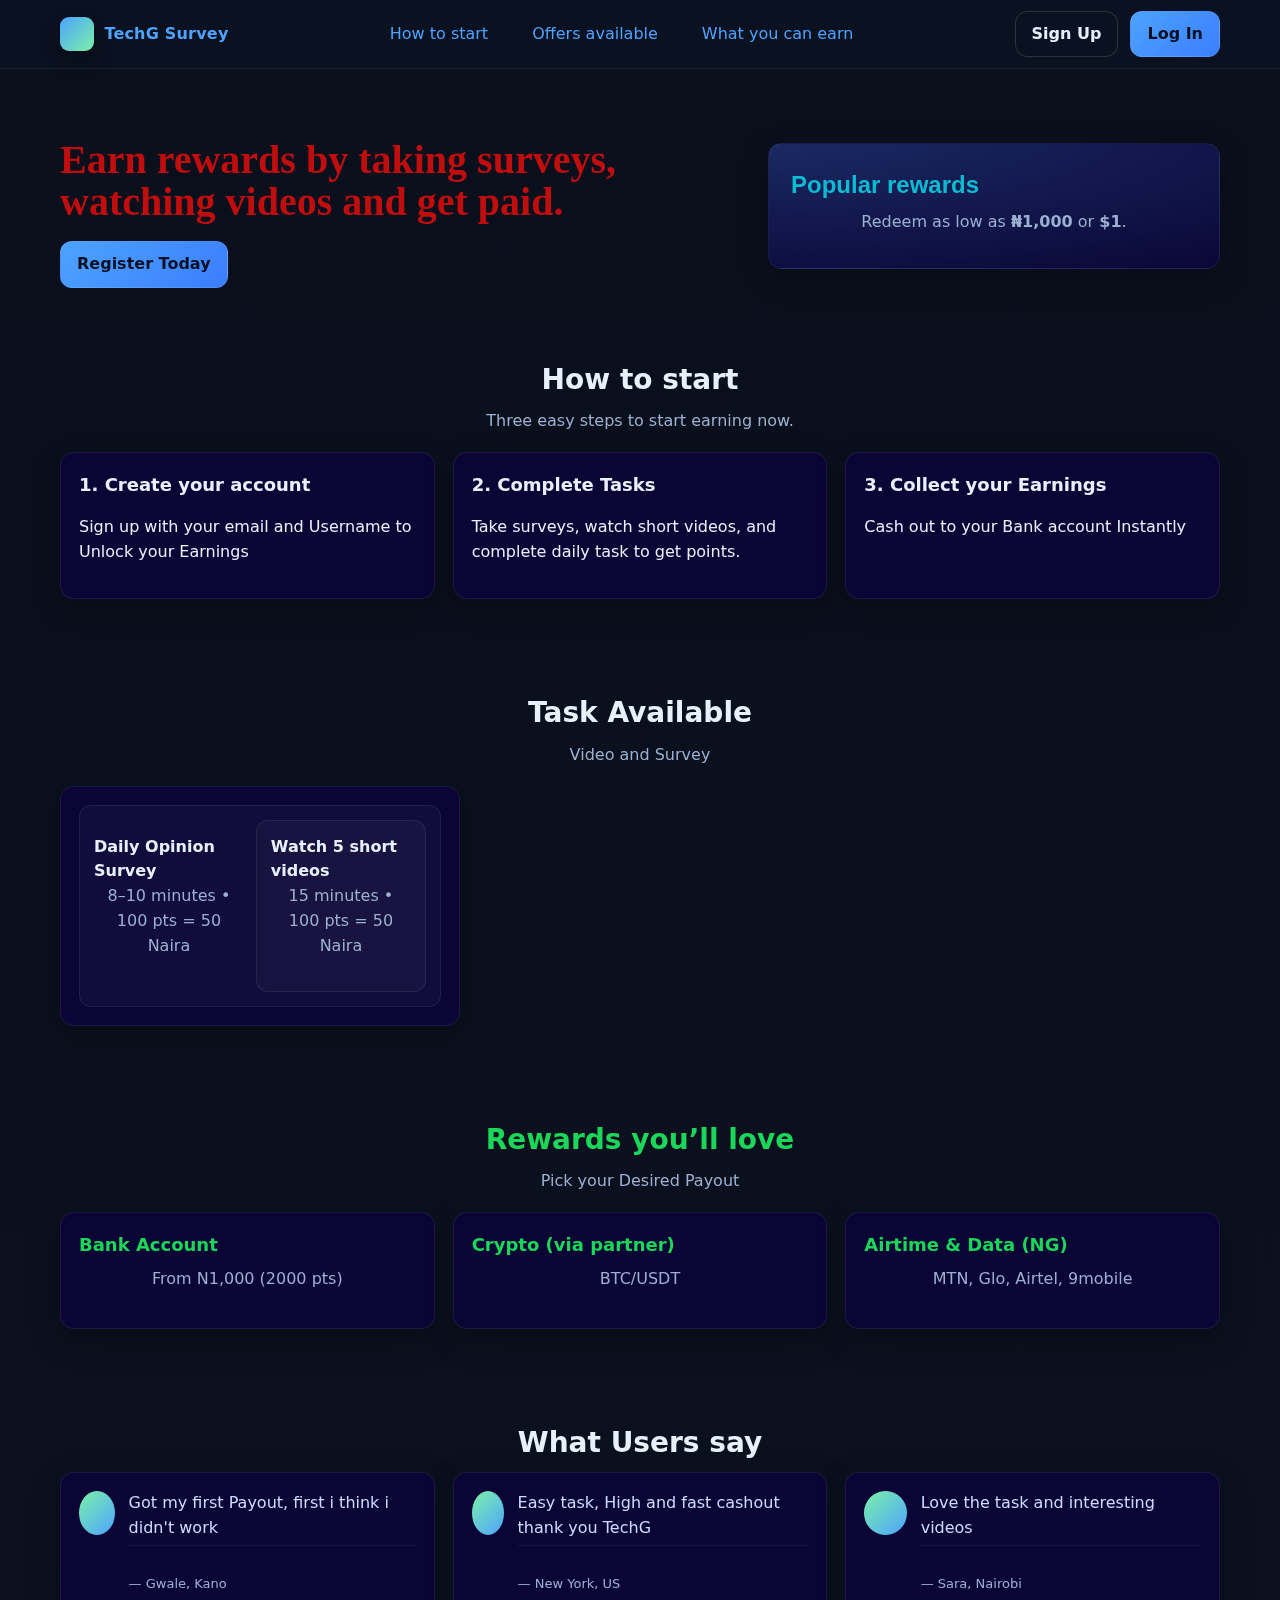
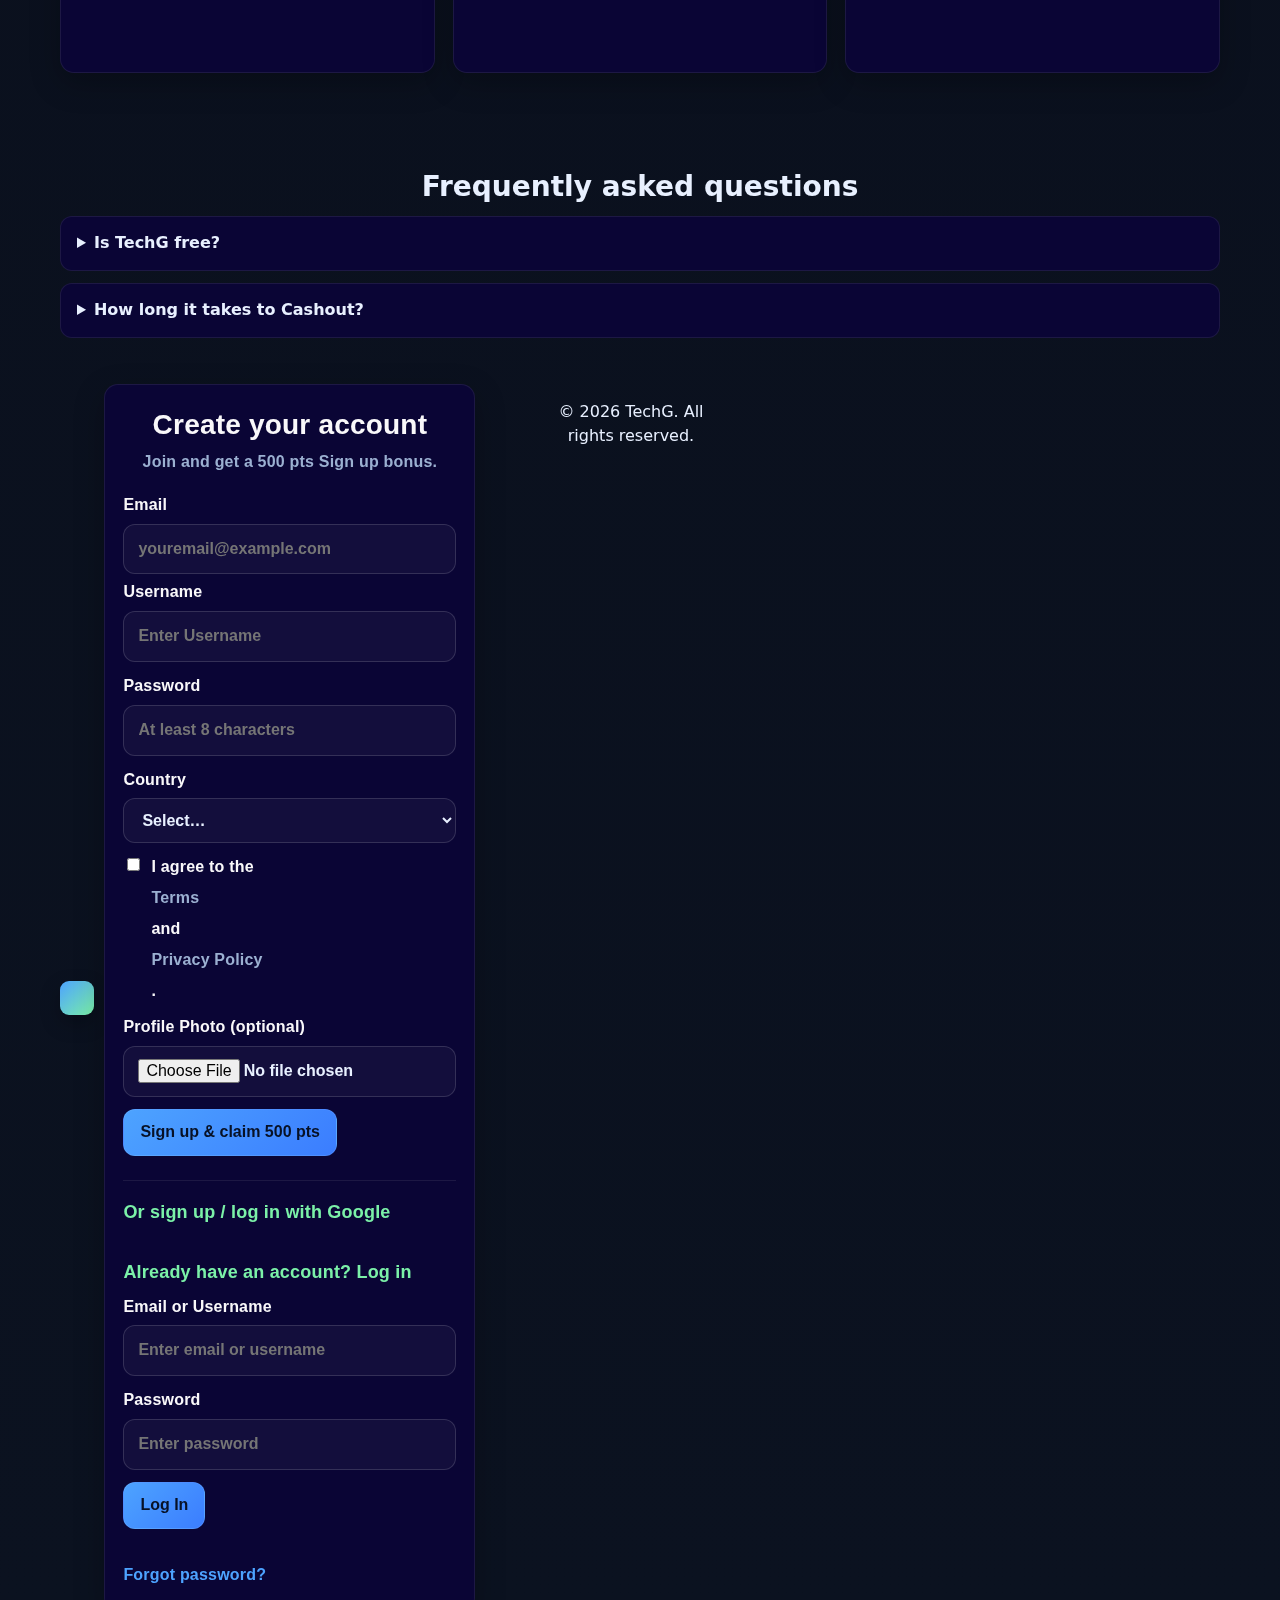
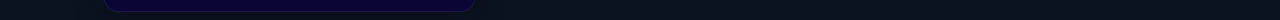
<file: index.html>
<!DOCTYPE html>
<html lang="en">
<head>
  <script async src="https://pagead2.googlesyndication.com/pagead/js/adsbygoogle.js?client=ca-pub-7088804727653988"
     crossorigin="anonymous"></script>
  <meta charset="utf-8" />
  <meta name="viewport" content="width=device-width, initial-scale=1" />
  <title>TECHG Earn money by completing surveys</title>
  <meta name="description" content="Earn points by taking surveys, watching videos. Get cash Instantly." />
  <meta name="theme-color" content="#0a6efd" />
  <meta property="og:title" content="TECHG - Earn money by completing surveys" />
  <meta property="og:description" content="Earn points by taking surveys, watching videos. Get cash Instantly." />
  <meta property="og:type" content="website" />
  <link rel="stylesheet" href="style.css">
</head>
<body>
  <header>
    <div class="container nav">
      <a class="brand" href="#top" aria-label="TechG- Home">
        <span class="logo" aria-hidden="true"></span>
        <span>TechG Survey</span>
      </a>
      <nav class="nav-links" id="navLinks" aria-label="Main">
        <a href="#how">How to start</a>
        <a href="#offers">Offers available</a>
        <a href="#rewards">What you can earn</a>
      </nav>
      <div class="nav-cta">
        <a class="btn ghost" href="#signup">Sign Up</a>
        <a class="btn primary" href="login.html">Log In</a>
        <button class="menu-toggle" id="menuToggle" aria-label="Toggle menu">☰</button>
      </div>
    </div>
  </header>

  <main id="top">
    <section class="hero">
      <div class="container hero-inner">
        <div>
          <h1 style="font-family: 'Times New Roman', Times, serif; color: #c00e0e; font-size: 40px;" class="title">Earn rewards by taking surveys, watching videos and get paid.</h1>
          <div class="hero-cta">
            <a class="btn primary" href="#signup">Register Today</a>
          </div>
        </div>

        <div class="hero-card" role="img" aria-label="Card showing example rewards">
          <h2 style="margin:0 0 6px; color: #0cbad1; font-family: 'Trebuchet MS', 'Lucida Sans Unicode', 'Lucida Grande', 'Lucida Sans', Arial, sans-serif;">Popular rewards</h2>
          <p class="section-desc" style="margin:0 0 12px">Redeem as low as <b>₦1,000</b> or <b>$1</b>.</p>
        </div>
      </div>
    </section>

    <section id="how">
      <div class="container">
        <h2 class="section-title">How to start</h2>
        <p class="section-desc">Three easy steps to start earning now.</p>
        <div class="grid-3">
          <div class="card">
            <h3>1. Create your account</h3>
            <p>Sign up with your email and Username to Unlock your Earnings</p>
          </div>
          <div class="card">
            <h3>2. Complete Tasks</h3>
            <p>Take surveys, watch short videos, and complete daily task to get points.</p>
          </div>
          <div class="card">
            <h3>3. Collect your Earnings</h3>
            <p>Cash out to your Bank account Instantly</p>
          </div>
        </div>
      </div>
    </section>

    <section id="offers">
      <div class="container">
        <h2 class="section-title">Task Available</h2>
        <p class="section-desc"> Video and Survey</p>

        <div class="card" style="display:grid; gap:12px">
          <div class="offer">
            <div>
              <div class="offer-title">Daily Opinion Survey</div>
              <div class="section-desc">8–10 minutes • 100 pts = 50 Naira</div>
            </div>
          <div class="offer">
            <div>
              <div class="offer-title">Watch 5 short videos</div>
              <div class="section-desc">15 minutes • 100 pts = 50 Naira</div>
            </div>
      </div>
    </section>

    <section id="rewards">
      <div style="color: #1ad659;" class="container">
        <h2 class="section-title">Rewards you’ll love</h2>
        <p class="section-desc">Pick your Desired Payout</p>
        <div class="grid-3">
          <div class="card"><h3>Bank Account</h3><p class="section-desc">From N1,000 (2000 pts)</p></div>
          <div class="card"><h3>Crypto (via partner)</h3><p class="section-desc">BTC/USDT </p></div>
          <div class="card"><h3>Airtime & Data (NG)</h3><p class="section-desc">MTN, Glo, Airtel, 9mobile</p></div>
        </div>
      </div>
    </section>

    <section>
      <div class="container">
        <h2 class="section-title">What Users say</h2>
        <div class="grid-3">
          <div class="card testi">
            <div class="avatar" aria-hidden="true"></div>
            <div>
              <blockquote>Got my first Payout, first i think i didn't work </blockquote>
              <footer>— Gwale, Kano</footer>
            </div>
          </div>
          <div class="card testi">
            <div class="avatar" aria-hidden="true"></div>
            <div>
              <blockquote>Easy task, High and fast cashout thank you TechG</blockquote>
              <footer>— New York, US</footer>
            </div>
          </div>
          <div class="card testi">
            <div class="avatar" aria-hidden="true"></div>
            <div>
              <blockquote>Love the task and interesting videos</blockquote>
              <footer>— Sara, Nairobi</footer>
            </div>
          </div>
        </div>
      </div>
    </section>

    <section id="faq">
      <div class="container">
        <h2 class="section-title">Frequently asked questions</h2>
        <details>
          <summary>Is TechG free?</summary>
          <p>Yes. Creating an account and completing Tasks is free. Never pay to “Start” earnings.</p>
        </details>
        <details>
          <summary>How long it takes to Cashout?</summary>
          <p>Most Cashouts are reviewed within 24 hours.</p>
        </details>
      </div>
    </section>
    <div class="container foot-grid">
      <div class="foot-brand">
        <div class="brand" style="margin-bottom:8px">
          <span class="logo" aria-hidden="true"></span>
                <div style="color: #f9f8fa; min-height: 80vh; display: flex; align-items: center; justify-content: center; font-family: Arial, Helvetica, sans-serif;">
                  <div class="card" style="max-width:420px; width:100%; margin:auto;">
                    <h2 class="section-title" style="margin-bottom:4px">Create your account</h2>
                    <p class="section-desc">Join and get a 500 pts Sign up bonus.</p>
                    <form id="signupForm" novalidate>
                      <div class="field">
                        <label for="email">Email</label>
                        <input style="color: #ffffff;" class="input" id="email" type="email" name="email" placeholder="youremail@example.com" required />
                        <label for="username">Username</label>
                        <input style="color: #ffffff;" class="input" id="username" type="text" name="username" placeholder="Enter Username" required />
                      </div>
                      <div class="field">
                        <label for="password">Password</label>
                        <input class="input" id="password" type="password" name="password" minlength="8" placeholder="At least 8 characters" required />
                      </div>
                      <div class="field">
                        <label for="country">Country</label>
                        <select class="input" id="country" name="country" required>
                          <option value="">Select…</option>
                          <option>Nigeria</option>
                          <option>Ghana</option>
                          <option>Kenya</option>
                          <option>United States</option>
                          <option>United Kingdom</option>
                          <option>Other</option>
                        </select>
                      </div>
                      <label style="display:flex; gap:8px; align-items:flex-start; margin-bottom:12px">
                        <input type="checkbox" required />
                        <span>I agree to the <a href="#">Terms</a> and <a href="#">Privacy Policy</a>.</span>
                      </label>
                      <button class="btn primary" type="submit">Sign up & claim 500 pts</button>
                      <p id="formMsg" class="section-desc" role="status" aria-live="polite" style="margin-top:10px"></p>
                    </form>
                    <div style="margin:24px 0 0 0; border-top:1px solid rgba(255,255,255,.08); padding-top:18px;">
                      <h3 style="margin-bottom:10px; color:var(--brand-2); font-size:18px;">Or sign up / log in with Google</h3>
                      <div id="g_id_onload"
                        data-client_id="53712410159-tuis2vir7chap8jvej6etsod8p4suj85.apps.googleusercontent.com"
                        data-context="signup"
                        data-ux_mode="popup"
                        data-callback="handleCredentialResponse"
                        data-auto_prompt="false">
                      </div>
                      <div class="g_id_signin" data-type="standard" data-shape="rect" data-theme="filled_blue" data-text="continue_with" data-size="large" style="width:100%; margin-top:8px;"></div>
                    </div>
                  </div>
                </div>
        
      </div>
    </div>
    <div class="container" style="margin-top:16px; text-align:center">
      © <span id="year"></span> TechG. All rights reserved.
    </div>
  </footer>

  <div class="toast" id="toast" role="alert" aria-live="assertive">Signed up! (Demo) Google login/signup successful.</div>

  <script>
    // Mobile nav
    const menuBtn = document.getElementById('menuToggle');
    const nav = document.getElementById('navLinks');
    menuBtn.addEventListener('click', () => nav.classList.toggle('open'));

    // Year
    document.getElementById('year').textContent = new Date().getFullYear();

    // Animated stats (demo)
    const num = (el, target) => {
      const end = +String(target).replace(/[^0-9]/g,'');
      const dur = 900, start = performance.now();
      const fmt = (n) => n.toLocaleString();
      const step = (t) => {
        const p = Math.min((t - start)/dur, 1);
        el.textContent = fmt(Math.floor(end * (0.15 + 0.85*p)));
        if(p < 1) requestAnimationFrame(step);
        else if(/\$/.test(target)) el.textContent = '$' + fmt(end);
        else if(/\+$/.test(target)) el.textContent = fmt(end) + '+';
      };
      requestAnimationFrame(step);
    };
    num(document.getElementById('statUsers'), '1245612+');
    num(document.getElementById('statPaid'), '$38540912');
    num(document.getElementById('statOffers'), '2340+');

    // Google Login/Signup callback
function handleCredentialResponse(response) {
  // Decode Google JWT (for demo, use a library in production)
  function parseJwt (token) {
    var base64Url = token.split('.')[1];
    var base64 = base64Url.replace(/-/g, '+').replace(/_/g, '/');
    var jsonPayload = decodeURIComponent(atob(base64).split('').map(function(c) {
      return '%' + ('00' + c.charCodeAt(0).toString(16)).slice(-2);
    }).join(''));
    return JSON.parse(jsonPayload);
  }
  const payload = parseJwt(response.credential);
  let users = getUsers();
  let user = users.find(u => u.email === payload.email);
  if(user) {
    // Existing user, log in
    setCurrentUser(user);
  } else {
    // New user, register
    user = {
      username: payload.name || payload.email.split('@')[0],
      email: payload.email,
      password: '', // No password for Google users
      points: 500,
      country: ''
    };
    users.push(user);
    saveUsers(users);
    setCurrentUser(user);
  }
  window.location.href = 'taskpage.html';
}
// --- Registration and Login Logic ---
function getUsers() {
  return JSON.parse(localStorage.getItem('techg_users') || '[]');
}
function saveUsers(users) {
  localStorage.setItem('techg_users', JSON.stringify(users));
}
function setCurrentUser(user) {
  localStorage.setItem('techg_currentUser', JSON.stringify(user));
}
function getCurrentUser() {
  return JSON.parse(localStorage.getItem('techg_currentUser'));
}

// Signup
const signupForm = document.getElementById('signupForm');
const signupMsg = document.getElementById('formMsg');
signupForm.addEventListener('submit', async (e) => {
  e.preventDefault();
  if(!signupForm.checkValidity()){
    signupMsg.textContent = 'Please fill all fields correctly.';
    signupMsg.style.color = '#ff5d6c';
    return;
  }
  const data = Object.fromEntries(new FormData(signupForm).entries());
  try {
    const res = await fetch('http://localhost:3000/api/signup', {
      method: 'POST',
      headers: { 'Content-Type': 'application/json' },
      body: JSON.stringify({
        email: data.email,
        username: data.username,
        password: data.password
      })
    });
    const result = await res.json();
    if(res.ok) {
      signupMsg.textContent = result.message || 'Signup successful. Please check your email to verify.';
      signupMsg.style.color = '#1ad659';
      signupForm.reset();
    } else {
      signupMsg.textContent = result.message || 'Signup failed.';
      signupMsg.style.color = '#ff5d6c';
    }
  } catch (err) {
    signupMsg.textContent = 'Network error. Please try again.';
    signupMsg.style.color = '#ff5d6c';
  }
});

// Add photo upload to signup form
const signupFormEl = document.getElementById('signupForm');
if(signupFormEl && !document.getElementById('photoField')) {
  const field = document.createElement('div');
  field.className = 'field';
  field.id = 'photoField';
  field.innerHTML = `
    <label for="photo">Profile Photo (optional)</label>
    <input class="input" id="photo" name="photo" type="file" accept="image/*" />
  `;
  signupFormEl.insertBefore(field, signupFormEl.querySelector('button'));
}
// Update signup logic to save photo
signupForm.addEventListener('submit', async (e) => {
  e.preventDefault();
  if(!signupForm.checkValidity()){
    signupMsg.textContent = 'Please fill all fields correctly.';
    signupMsg.style.color = '#ff5d6c';
    return;
  }
  const data = Object.fromEntries(new FormData(signupForm).entries());
  let users = getUsers();
  if(users.some(u => u.email === data.email)) {
    signupMsg.textContent = 'Email already used.';
    signupMsg.style.color = '#ff5d6c';
    return;
  }
  if(users.some(u => u.username === data.username)) {
    signupMsg.textContent = 'Username already used.';
    signupMsg.style.color = '#ff5d6c';
    return;
  }
  let photoData = '';
  const photoInput = document.getElementById('photo');
  if(photoInput && photoInput.files && photoInput.files[0]) {
    photoData = await new Promise(resolve => {
      const reader = new FileReader();
      reader.onload = e => resolve(e.target.result);
      reader.readAsDataURL(photoInput.files[0]);
    });
  }
  const user = {
    username: data.username,
    email: data.email,
    password: data.password,
    points: 500,
    country: data.country,
    photo: photoData
  };
  users.push(user);
  saveUsers(users);
  setCurrentUser(user);
  window.location.href = 'taskpage.html';
});

// Login
const loginForm = document.createElement('form');
loginForm.id = 'loginForm';
loginForm.innerHTML = `
  <h3 style="margin-top:32px; color:var(--brand-2);">Already have an account? Log in</h3>
  <div class="field">
    <label for="loginEmail">Email or Username</label>
    <input class="input" id="loginEmail" name="loginEmail" type="text" placeholder="Enter email or username" required />
  </div>
  <div class="field">
    <label for="loginPassword">Password</label>
    <input class="input" id="loginPassword" name="loginPassword" type="password" placeholder="Enter password" required />
  </div>
  <button class="btn primary" type="submit">Log In</button>
  <p id="loginMsg" class="section-desc" role="status" aria-live="polite" style="margin-top:10px"></p>
`;
document.querySelector('#signupForm').parentElement.appendChild(loginForm);
const loginMsg = loginForm.querySelector('#loginMsg');
loginForm.addEventListener('submit', function(e) {
  e.preventDefault();
  const emailOrUser = loginForm.loginEmail.value.trim();
  const password = loginForm.loginPassword.value;
  const users = getUsers();
  const user = users.find(u => (u.email === emailOrUser || u.username === emailOrUser) && u.password === password);
  if(!user) {
    loginMsg.textContent = 'Incorrect email/username or password.';
    loginMsg.style.color = '#ff5d6c';
    return;
  }
  setCurrentUser(user);
  window.location.href = 'taskpage.html';
});

// Forgot Password modal
loginForm.insertAdjacentHTML('beforeend', `
  <a href="#" id="forgotPasswordLink" style="color:var(--brand);margin-top:10px;display:inline-block;">Forgot password?</a>
  <div id="forgotPasswordModal" style="display:none;position:fixed;top:0;left:0;width:100vw;height:100vh;background:rgba(0,0,0,0.7);align-items:center;justify-content:center;z-index:9999;">
    <div style="background:#fff;padding:30px 20px;border-radius:10px;max-width:400px;width:100%;text-align:left;position:relative;">
      <span id="closeForgotModal" style="position:absolute;top:10px;right:15px;cursor:pointer;font-size:22px;">&times;</span>
      <h2>Reset Password</h2>
      <form id="forgotForm">
        <label>Email<br><input type="email" name="forgotEmail" required style="width:100%;margin-bottom:10px;"></label><br>
        <button type="submit" class="btn primary">Send Reset Link</button>
      </form>
      <p id="forgotMsg" style="color:#c00e0e;margin-top:10px;"></p>
    </div>
  </div>
`);
document.getElementById('forgotPasswordLink').onclick = function(e) {
  e.preventDefault();
  document.getElementById('forgotPasswordModal').style.display = 'flex';
};
document.getElementById('closeForgotModal').onclick = function() {
  document.getElementById('forgotPasswordModal').style.display = 'none';
};
document.getElementById('forgotForm').onsubmit = function(e) {
  e.preventDefault();
  const email = this.forgotEmail.value.trim();
  let users = getUsers();
  if(!users.some(u => u.email === email)) {
    document.getElementById('forgotMsg').textContent = 'No user found with this email.';
    return;
  }
  // Demo: Show message (real email requires backend)
  document.getElementById('forgotMsg').textContent = 'A reset link would be sent to your email (demo).';
};

  </script>
<script src="https://accounts.google.com/gsi/client" async defer></script>
</body>
</html>
</file>
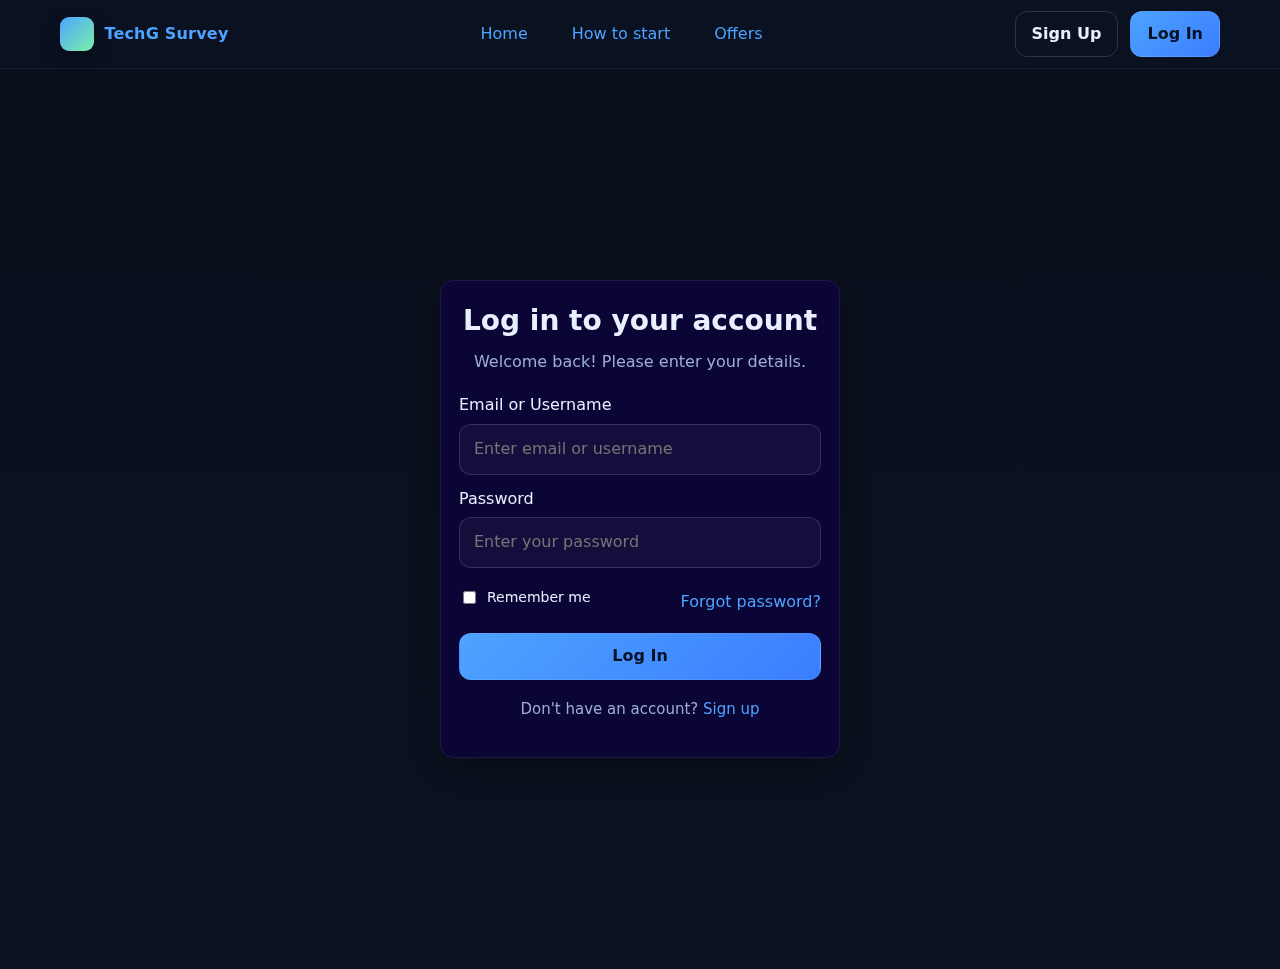
<file: login.html>
<!DOCTYPE html>
<html lang="en">
<head>
  <script async src="https://pagead2.googlesyndication.com/pagead/js/adsbygoogle.js?client=ca-pub-7088804727653988"
     crossorigin="anonymous"></script>
  <meta charset="utf-8" />
  <meta name="viewport" content="width=device-width, initial-scale=1" />
  <title>Login - TechG Survey</title>
  <meta name="description" content="Login to your TechG account to earn by completing surveys and tasks." />
  <meta name="theme-color" content="#0a6efd" />
  <link rel="stylesheet" href="style.css">
</head>
<body class="login-page">
  <header>
    <div class="container nav">
      <a class="brand" href="#top" aria-label="TechG- Home">
        <span class="logo" aria-hidden="true"></span>
        <span>TechG Survey</span>
      </a>
      <nav class="nav-links" id="navLinks" aria-label="Main">
        <a href="HOMEPAGE.HTML">Home</a>
        <a href="#how">How to start</a>
        <a href="#offers">Offers</a>
      </nav>
      <div class="nav-cta">
  <a class="btn ghost" href="index.html">Sign Up</a>
        <a class="btn primary" href="login.html">Log In</a>
        <button class="menu-toggle" id="menuToggle" aria-label="Toggle menu">☰</button>
      </div>
    </div>
  </header>
  <main>
    <form class="card" id="loginForm" novalidate>
      <h2 class="section-title">Log in to your account</h2>
      <p class="section-desc">Welcome back! Please enter your details.</p>
      <div class="field">
        <label for="email">Email or Username</label>
        <input class="input" id="email" type="text" name="email" placeholder="Enter email or username" required />
      </div>
      <div class="field">
        <label for="password">Password</label>
        <input class="input" id="password" type="password" name="password" placeholder="Enter your password" minlength="8" required />
      </div>
      <div class="form-footer">
        <label style="display:flex; gap:8px; align-items:center; font-size:14px">
          <input type="checkbox" name="remember" /> Remember me
        </label>
        <a href="#" id="forgotPasswordLink" style="color:var(--brand);margin-top:10px;display:inline-block;">Forgot password?</a>
      </div>
      <button class="btn primary" type="submit" style="width:100%; margin-top:18px">Log In</button>
      <div id="g_id_onload"
        data-client_id="53712410159-tuis2vir7chap8jvej6etsod8p4suj85.apps.googleusercontent.com"
        data-context="signin"
        data-ux_mode="popup"
        data-callback="handleCredentialResponse"
        data-auto_prompt="false">
      </div>
      <div class="g_id_signin" data-type="standard" data-shape="rect" data-theme="filled_blue" data-text="continue_with" data-size="large" style="width:100%; margin-top:16px;"></div>
      <p id="formMsg" class="section-desc" role="status" aria-live="polite" style="margin-top:10px"></p>
  <p class="section-desc" style="margin-top:18px; font-size:15px;">Don't have an account? <a href="index.html">Sign up</a></p>
    </form>
    <div id="forgotPasswordModal" style="display:none;position:fixed;top:0;left:0;width:100vw;height:100vh;background:rgba(0,0,0,0.7);align-items:center;justify-content:center;z-index:9999;">
      <div style="background:#fff;padding:30px 20px;border-radius:10px;max-width:400px;width:100%;text-align:left;position:relative;">
        <span id="closeForgotModal" style="position:absolute;top:10px;right:15px;cursor:pointer;font-size:22px;">&times;</span>
        <h2>Reset Password</h2>
        <form id="forgotForm">
          <label>Email<br><input type="email" name="forgotEmail" required style="width:100%;margin-bottom:10px;"></label><br>
          <button type="submit" class="btn primary">Send Reset Link</button>
        </form>
        <p id="forgotMsg" style="color:#c00e0e;margin-top:10px;"></p>
      </div>
    </div>
  </main>
  <script src="https://accounts.google.com/gsi/client" async defer></script>
  <script>
    // --- Registration/Login Logic ---
function getUsers() {
  return JSON.parse(localStorage.getItem('techg_users') || '[]');
}
function setCurrentUser(user) {
  localStorage.setItem('techg_currentUser', JSON.stringify(user));
}
function getCurrentUser() {
  return JSON.parse(localStorage.getItem('techg_currentUser'));
}

// Login form logic
const form = document.getElementById('loginForm');
const msg = document.getElementById('formMsg');
if(form){
  form.addEventListener('submit', (e) => {
    e.preventDefault();
    if(!form.checkValidity()){
      msg.textContent = 'Please fill all fields correctly.';
      msg.style.color = '#ff5d6c';
      return;
    }
    const data = Object.fromEntries(new FormData(form).entries());
    const users = getUsers();
    const user = users.find(u => (u.email === data.email || u.username === data.email) && u.password === data.password);
    if(!user) {
      msg.textContent = 'Incorrect email/username or password.';
      msg.style.color = '#ff5d6c';
      return;
    }
    setCurrentUser(user);
    window.location.href = 'taskpage.html';
  });
}

// Google Login callback
function handleCredentialResponse(response) {
  // Decode Google JWT (for demo, use a library in production)
  function parseJwt (token) {
    var base64Url = token.split('.')[1];
    var base64 = base64Url.replace(/-/g, '+').replace(/_/g, '/');
    var jsonPayload = decodeURIComponent(atob(base64).split('').map(function(c) {
      return '%' + ('00' + c.charCodeAt(0).toString(16)).slice(-2);
    }).join(''));
    return JSON.parse(jsonPayload);
  }
  const payload = parseJwt(response.credential);
  let users = getUsers();
  let user = users.find(u => u.email === payload.email);
  if(user) {
    setCurrentUser(user);
  } else {
    user = {
      username: payload.name || payload.email.split('@')[0],
      email: payload.email,
      password: '',
      points: 250,
      country: ''
    };
    users.push(user);
    localStorage.setItem('techg_users', JSON.stringify(users));
    setCurrentUser(user);
  }
  window.location.href = 'taskpage.html';
}
// Mobile nav
const menuBtn = document.getElementById('menuToggle');
const nav = document.getElementById('navLinks');
if(menuBtn && nav){
  menuBtn.addEventListener('click', () => nav.classList.toggle('open'));
}
// Forgot password modal
document.getElementById('forgotPasswordLink').onclick = function(e) {
  e.preventDefault();
  document.getElementById('forgotPasswordModal').style.display = 'flex';
};
document.getElementById('closeForgotModal').onclick = function() {
  document.getElementById('forgotPasswordModal').style.display = 'none';
};
document.getElementById('forgotForm').onsubmit = async function(e) {
  e.preventDefault();
  const email = this.forgotEmail.value.trim();
  // Call backend endpoint for password reset
  const res = await fetch('http://localhost:3000/api/forgot-password', {
    method: 'POST',
    headers: { 'Content-Type': 'application/json' },
    body: JSON.stringify({ email })
  });
  const data = await res.json();
  document.getElementById('forgotMsg').textContent = data.message || 'If your email exists, a reset link has been sent.';
};
  </script>
</body>
</html>
</file>
<file: style.css>
/* Center .card in login.html */
body.login-page main {
	min-height: 100vh;
	display: flex;
	align-items: center;
	justify-content: center;
}

/* --- login.html styles --- */
:root{
	--bg:#0b1220; --card:#0a0535; --muted:#9bb0d1; --text:#e8f0ff;
	--brand:#4da3ff; --brand-2:#7bf1a8; --danger:#ff5d6c; --shadow: rgba(0,0,0,.25);
	--radius:14px; --radius-sm:10px; --max:1200px;
}
*{box-sizing:border-box}
html,body{margin:0; padding:0; background:linear-gradient(180deg,#0a0f1c 0%,#0b1220 100%); color:var(--text); font:16px/1.55 system-ui,-apple-system,Segoe UI,Roboto,Ubuntu,Cantarell,"Helvetica Neue",Arial,"Noto Sans",sans-serif}
a{color:var(--brand); text-decoration:none}
a:hover{text-decoration:underline}
.container{width:100%; max-width:var(--max); margin-inline:auto; padding:0 20px}
header{position:sticky; top:0; z-index:50; backdrop-filter:saturate(140%) blur(6px); background:rgba(11,18,32,.6); border-bottom:1px solid rgba(255,255,255,.06)}
.nav{display:flex; align-items:center; justify-content:space-between; min-height:68px}
.brand{display:flex; gap:.65rem; align-items:center; font-weight:800; letter-spacing:.2px}
.logo{width:34px; height:34px; border-radius:9px; background:linear-gradient(135deg,var(--brand),var(--brand-2)); box-shadow:0 8px 20px var(--shadow)}
.nav-links{display:flex; gap:20px; align-items:center}
.nav-links a{padding:10px 12px; border-radius:10px}
.nav-cta{display:flex; gap:12px}
.btn{display:inline-flex; align-items:center; justify-content:center; border:1px solid transparent; padding:10px 16px; border-radius:12px; font-weight:700; cursor:pointer}
.btn.primary{background:linear-gradient(135deg,var(--brand),#3b7dff); color:#071126; border-color:rgba(255,255,255,.08)}
.btn.ghost{background:transparent; border-color:rgba(255,255,255,.15); color:var(--text)}
.btn:hover{transform:translateY(-1px)}
.menu-toggle{display:none; background:transparent; border:0; color:var(--text); font-size:22px}
.card{background:var(--card); border:1px solid rgba(255,255,255,.08); border-radius:var(--radius); padding:32px 28px; box-shadow:0 10px 30px var(--shadow); max-width:400px; width:100%;}

/* Fix for grid layouts: allow cards to flow in columns */
.grid-3 .card, .metrics .card, .metrics .metric {
	max-width: unset;
	width: auto;
}
.section-title{font-size:28px; margin:0 0 8px; text-align:center;}
.section-desc{color:var(--muted); margin:0 0 18px; text-align:center;}
.field{display:flex; flex-direction:column; gap:6px; margin-bottom:16px}
.input{padding:12px 14px; border-radius:12px; border:1px solid rgba(255,255,255,.14); background:rgba(255,255,255,.04); color:var(--text)}
.input:focus{outline:2px solid var(--brand)}
.form-footer{display:flex; justify-content:space-between; align-items:center; margin-top:10px;}
@media (max-width: 480px){
	.card{padding:18px 6px;}
}


:root{
	--bg:#0b1220; --card:#0a0535; --muted:#9bb0d1; --text:#e8f0ff;
	--brand:#4da3ff; --brand-2:#7bf1a8; --danger:#ff5d6c; --shadow: rgba(0,0,0,.25);
	--radius:14px; --radius-sm:10px; --max:1200px;
}
*{box-sizing:border-box}
html,body{margin:0; padding:0; background:linear-gradient(180deg,#0a0f1c 0%,#0b1220 100%); color:var(--text); font:16px/1.55 system-ui,-apple-system,Segoe UI,Roboto,Ubuntu,Cantarell,"Helvetica Neue",Arial,"Noto Sans",sans-serif}
img{max-width:100%; height:auto}
a{color:var(--brand); text-decoration:none}
a:hover{text-decoration:underline}

/* Layout */
.container{width:100%; max-width:var(--max); margin-inline:auto; padding:0 20px}
header{position:sticky; top:0; z-index:50; backdrop-filter:saturate(140%) blur(6px); background:rgba(11,18,32,.6); border-bottom:1px solid rgba(255,255,255,.06)}
.nav{display:flex; align-items:center; justify-content:space-between; min-height:68px}
.brand{display:flex; gap:.65rem; align-items:center; font-weight:800; letter-spacing:.2px}
.logo{width:34px; height:34px; border-radius:9px; background:linear-gradient(135deg,var(--brand),var(--brand-2)); box-shadow:0 8px 20px var(--shadow)}
.nav-links{display:flex; gap:20px; align-items:center}
.nav-links a{padding:10px 12px; border-radius:10px}
.nav-cta{display:flex; gap:12px}
.btn{display:inline-flex; align-items:center; justify-content:center; border:1px solid transparent; padding:10px 16px; border-radius:12px; font-weight:700; cursor:pointer}
.btn.primary{background:linear-gradient(135deg,var(--brand),#3b7dff); color:#071126; border-color:rgba(255,255,255,.08)}
.btn.ghost{background:transparent; border-color:rgba(255,255,255,.15); color:var(--text)}
.btn:hover{transform:translateY(-1px)}
.menu-toggle{display:none; background:transparent; border:0; color:var(--text); font-size:22px}

/* Hero */
.hero{padding:56px 0 24px}
.hero-inner{display:grid; grid-template-columns:1.2fr .8fr; gap:30px; align-items:center}
.eyebrow{display:inline-flex; gap:8px; align-items:center; padding:6px 10px; border:1px dashed rgba(255,255,255,.15); border-radius:999px; color:var(--muted); font-size:13px}
.title{font-size:clamp(28px,4.8vw,56px); line-height:1.05; margin:14px 0}
.subtitle{color:var(--muted); font-size:clamp(16px,2.2vw,18px)}
.hero-cta{display:flex; gap:12px; margin-top:18px; flex-wrap:wrap}
.hero-card{background:radial-gradient(1400px 300px at -10% -10%, rgba(77,163,255,.25), transparent 60%), var(--card); border:1px solid rgba(255,255,255,.06); padding:22px; border-radius:var(--radius); box-shadow:0 10px 30px var(--shadow)}
.metrics{display:grid; grid-template-columns:repeat(3,1fr); gap:12px; margin-top:18px}
.metric{background:rgba(255,255,255,.03); border:1px solid rgba(255,255,255,.06); border-radius:12px; padding:16px; text-align:center}
.metric b{display:block; font-size:20px}

/* Sections */
section{padding:46px 0}
.section-title{font-size:28px; margin:0 0 8px}
.section-desc{color:var(--muted); margin:0 0 18px}
.grid-3{display:grid; grid-template-columns:repeat(3,1fr); gap:18px}
.card{background:var(--card); border:1px solid rgba(255,255,255,.08); border-radius:var(--radius); padding:18px}
.card h3{margin:0 0 8px; font-size:18px}
.badge{display:inline-block; padding:6px 10px; border-radius:999px; border:1px solid rgba(255,255,255,.14); color:var(--muted); font-size:12px}

/* Offers */
.offer{display:flex; justify-content:space-between; align-items:center; gap:12px; padding:14px; border-radius:12px; border:1px solid rgba(255,255,255,.08); background:rgba(255,255,255,.03)}
.offer-title{font-weight:700}
.offer a{white-space:nowrap}

/* Testimonials */
.testi{display:flex; gap:14px; align-items:flex-start}
.avatar{width:44px; height:44px; border-radius:50%; background:linear-gradient(135deg,var(--brand-2),var(--brand))}
.testi blockquote{margin:0; color:#ccdcff}
.testi footer{color:var(--muted); font-size:13px; margin-top:4px}

/* FAQ */
details{background:var(--card); border:1px solid rgba(255,255,255,.08); border-radius:12px; padding:14px 16px}
details + details{margin-top:12px}
summary{cursor:pointer; font-weight:700}
details[open]{outline:1px solid rgba(255,255,255,.12)}

/* Footer */
footer{border-top:1px solid rgba(255,255,255,.06); padding:28px 0 60px; color:var(--muted)}
.foot-grid{display:grid; grid-template-columns:2fr 1fr 1fr 1fr; gap:18px}
.foot-grid a{display:block; padding:6px 0; color:var(--muted)}
.foot-brand{max-width:520px}

/* Forms & toast */
input,select,button,textarea{font:inherit}
.field{display:flex; flex-direction:column; gap:6px; margin-bottom:12px}
.input{padding:12px 14px; border-radius:12px; border:1px solid rgba(255,255,255,.14); background:rgba(255,255,255,.04); color:var(--text)}
.toast{position:fixed; right:16px; bottom:16px; padding:12px 14px; border-radius:12px; background:var(--card); border:1px solid rgba(255,255,255,.12); box-shadow:0 10px 30px var(--shadow); display:none}
.toast.show{display:block; animation:pop .25s ease-out}
@keyframes pop{from{transform:translateY(8px); opacity:.0} to{transform:none; opacity:1}}

/* Responsive */
@media (max-width: 980px){
	.hero-inner{grid-template-columns:1fr}
	.metrics{grid-template-columns:repeat(3,1fr)}
	.foot-grid{grid-template-columns:1fr 1fr}
}
@media (max-width:720px){
	.nav-links{display:none; position:absolute; left:0; right:0; top:68px; padding:10px 16px; background:rgba(11,18,32,.98); border-bottom:1px solid rgba(255,255,255,.06)}
	.nav-links.open{display:flex; flex-direction:column; gap:8px}
	.menu-toggle{display:inline-block}
	.grid-3{grid-template-columns:1fr}
	.metrics{grid-template-columns:1fr 1fr}
}
</file>
